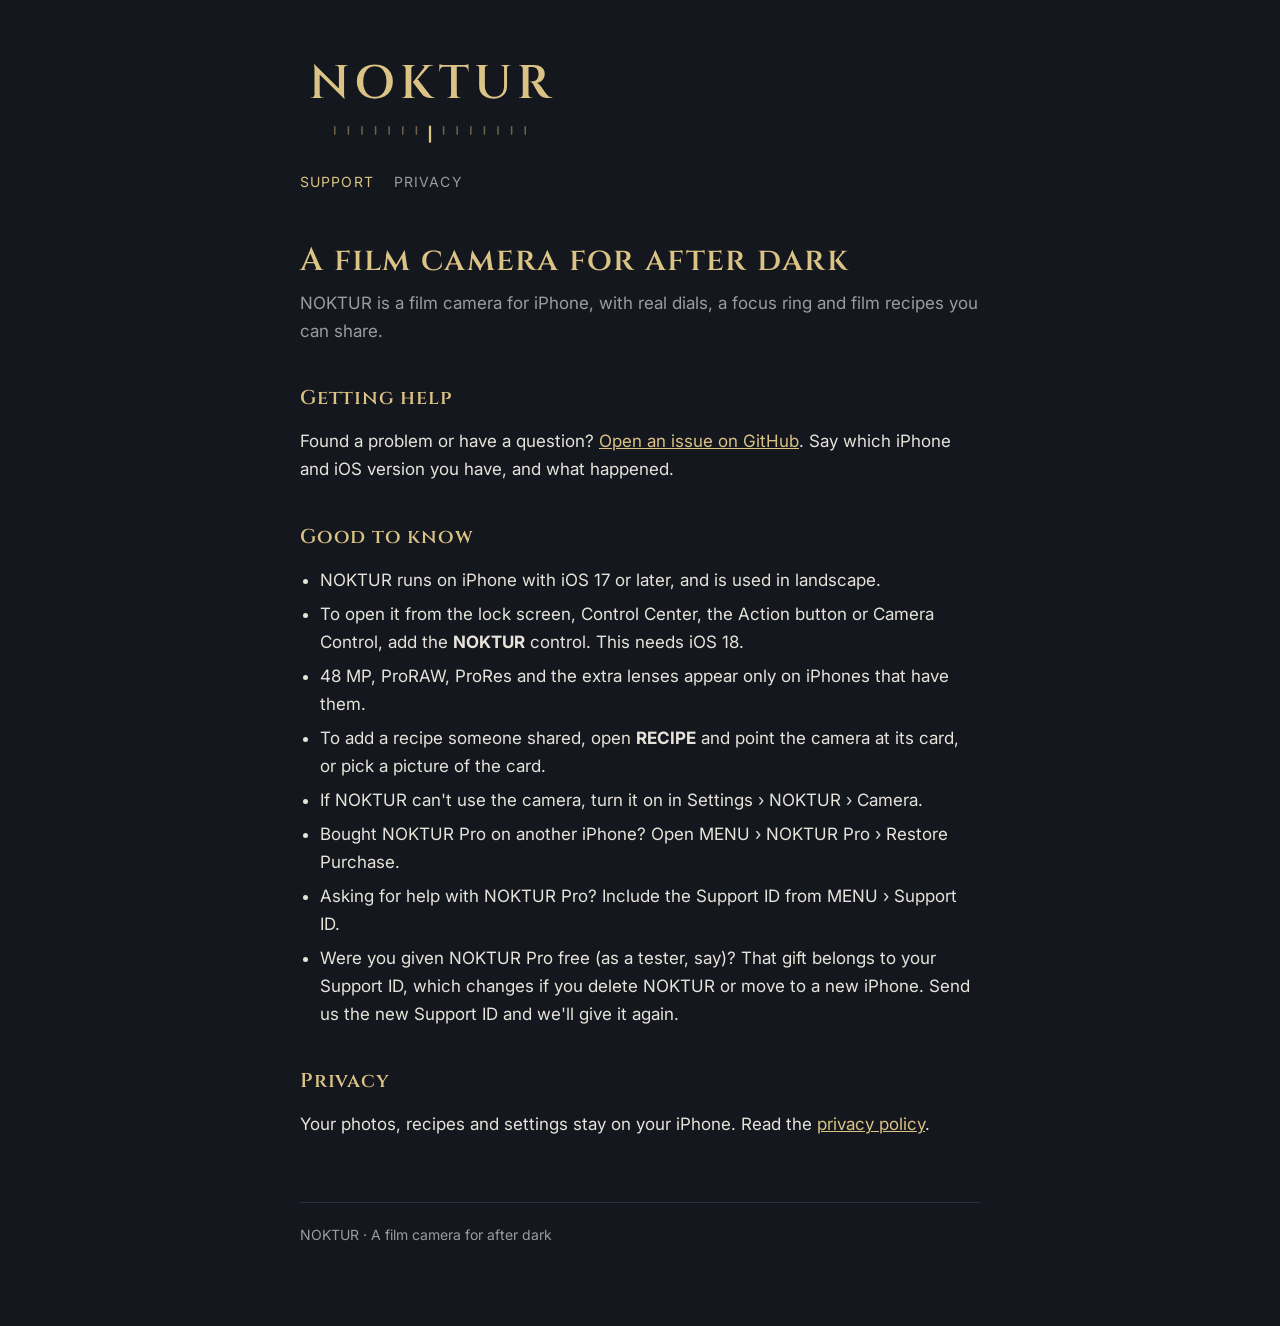
<file: index.html>
<!doctype html>
<html lang="en">
<head>
<meta charset="utf-8">
<meta name="viewport" content="width=device-width, initial-scale=1, viewport-fit=cover">
<title>NOKTUR · Support</title>
<meta name="description" content="Help and contact for NOKTUR, a film camera for iPhone.">
<link rel="preconnect" href="https://fonts.googleapis.com">
<link rel="stylesheet" href="https://fonts.googleapis.com/css2?family=Cinzel:wght@600&family=Inter:wght@400;600&display=swap">
<link rel="stylesheet" href="style.css">
</head>
<body>
<main>
  <header>
    <img src="logo.svg" alt="NOKTUR">
    <nav><a href="./" aria-current="page">Support</a><a href="privacy/">Privacy</a></nav>
  </header>

  <h1>A film camera for after dark</h1>
  <p class="lede">NOKTUR is a film camera for iPhone, with real dials, a focus ring and film recipes you can share.</p>

  <h2>Getting help</h2>
  <p>Found a problem or have a question? <a href="https://github.com/MastinGood/noktur/issues">Open an issue on GitHub</a>. Say which iPhone and iOS version you have, and what happened.</p>

  <h2>Good to know</h2>
  <ul>
    <li>NOKTUR runs on iPhone with iOS 17 or later, and is used in landscape.</li>
    <li>To open it from the lock screen, Control Center, the Action button or Camera Control, add the <strong>NOKTUR</strong> control. This needs iOS 18.</li>
    <li>48 MP, ProRAW, ProRes and the extra lenses appear only on iPhones that have them.</li>
    <li>To add a recipe someone shared, open <strong>RECIPE</strong> and point the camera at its card, or pick a picture of the card.</li>
    <li>If NOKTUR can't use the camera, turn it on in Settings › NOKTUR › Camera.</li>
    <li>Bought NOKTUR Pro on another iPhone? Open MENU › NOKTUR Pro › Restore Purchase.</li>
    <li>Asking for help with NOKTUR Pro? Include the Support ID from MENU › Support ID.</li>
    <li>Were you given NOKTUR Pro free (as a tester, say)? That gift belongs to your Support ID, which changes if you delete NOKTUR or move to a new iPhone. Send us the new Support ID and we'll give it again.</li>
  </ul>

  <h2>Privacy</h2>
  <p>Your photos, recipes and settings stay on your iPhone. Read the <a href="privacy/">privacy policy</a>.</p>

  <footer>NOKTUR · A film camera for after dark</footer>
</main>
</body>
</html>
</file>
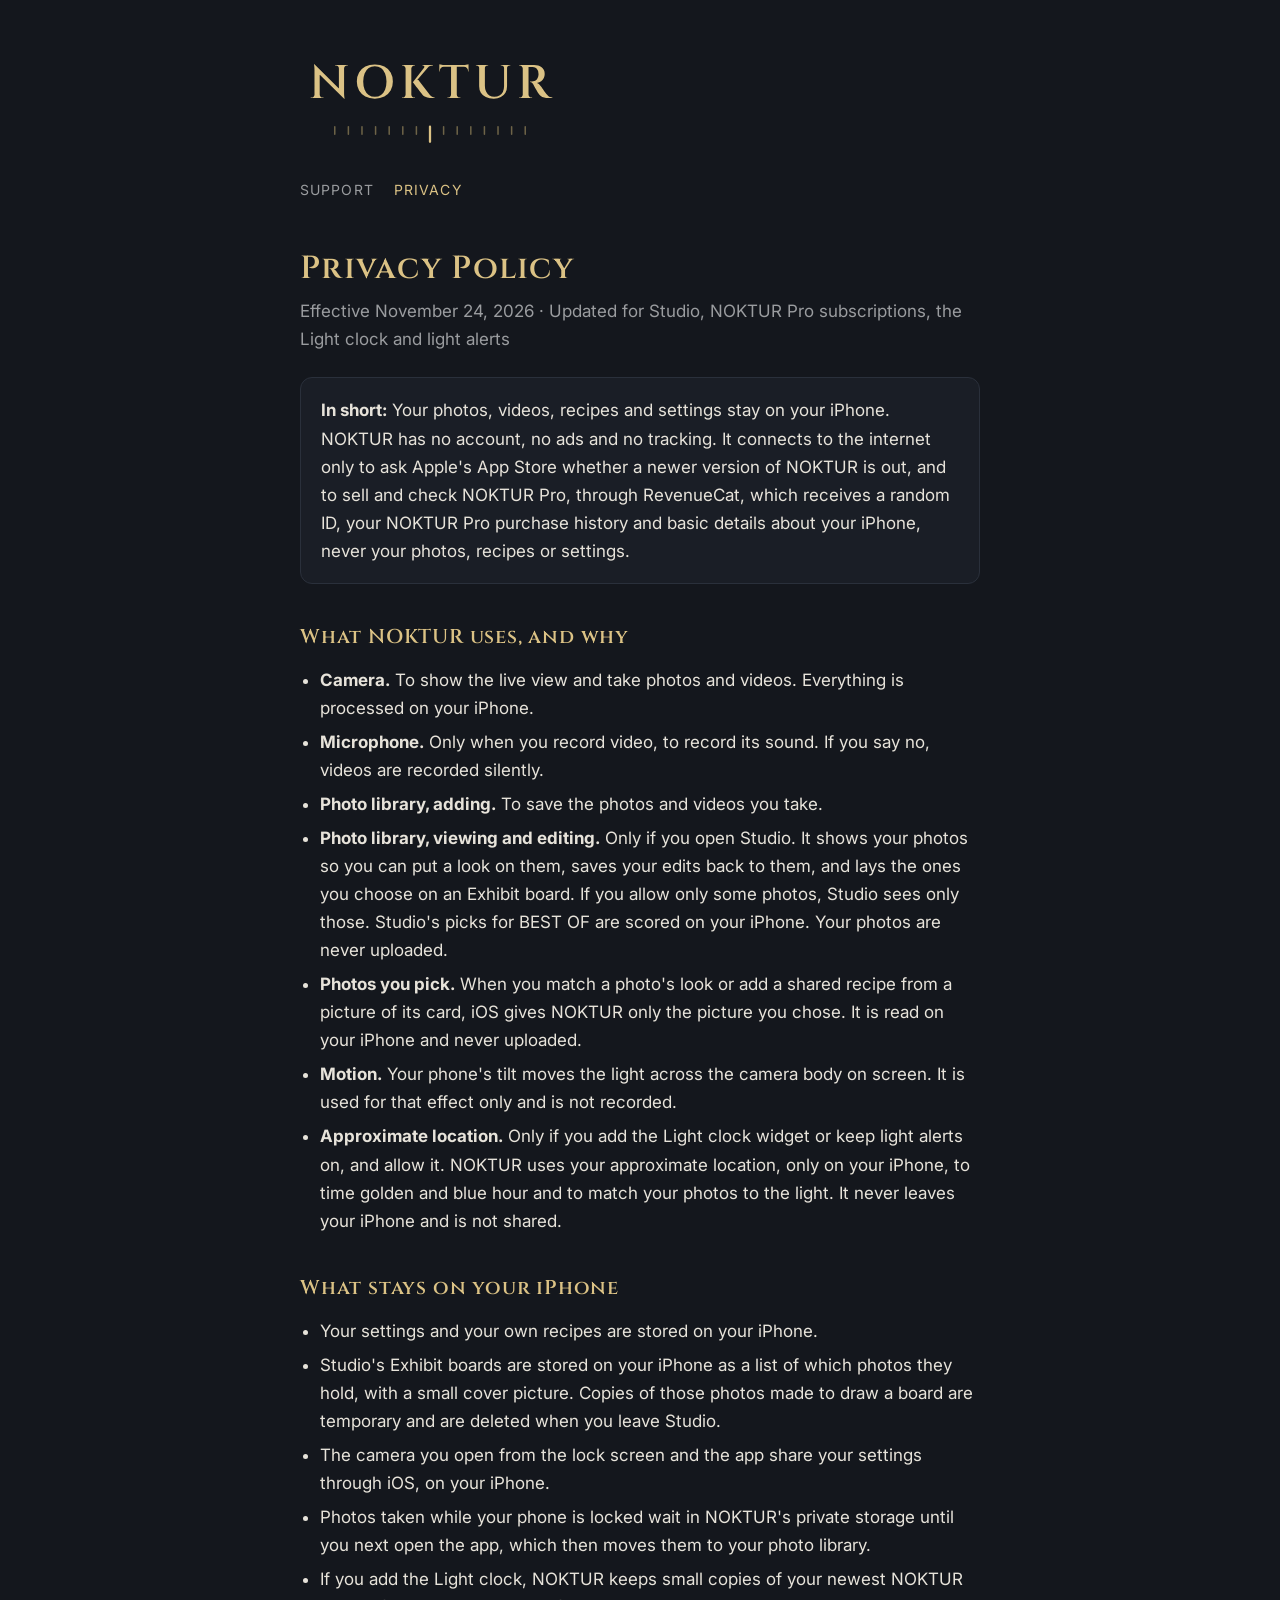
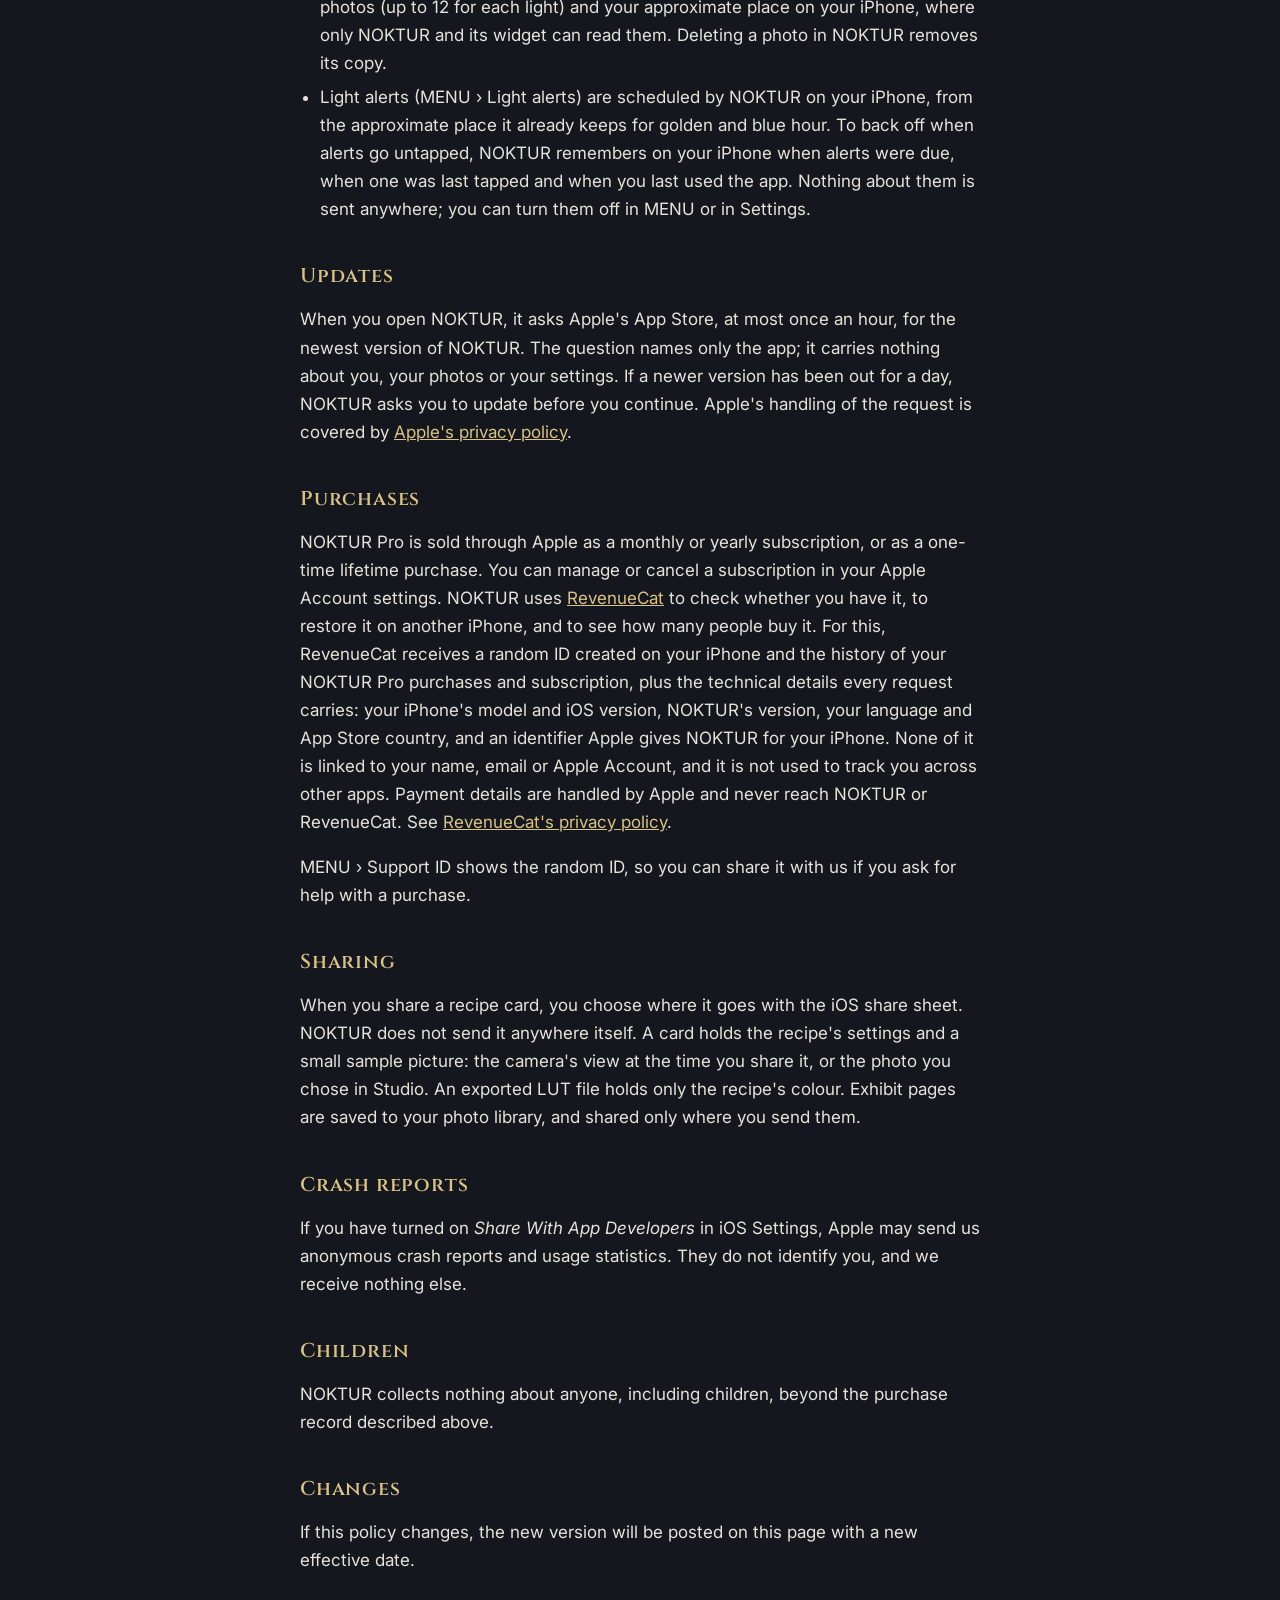
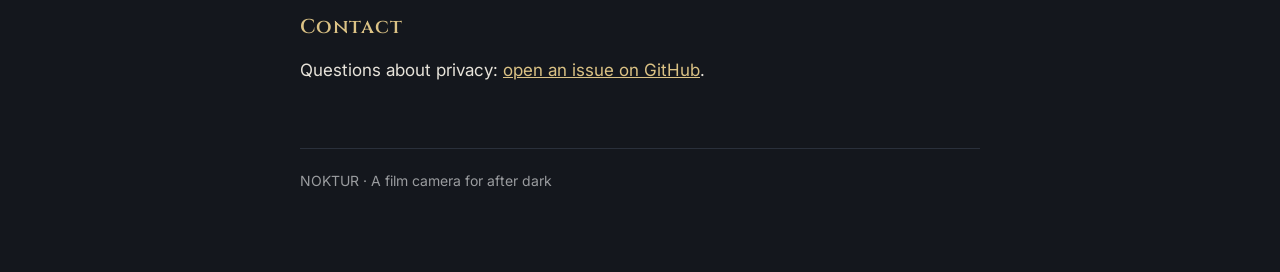
<file: privacy/index.html>
<!doctype html>
<html lang="en">
<head>
<meta charset="utf-8">
<meta name="viewport" content="width=device-width, initial-scale=1, viewport-fit=cover">
<title>Privacy Policy · NOKTUR</title>
<meta name="description" content="Your photos, videos, recipes and settings stay on your iPhone. NOKTUR goes online only to sell NOKTUR Pro.">
<link rel="preconnect" href="https://fonts.googleapis.com">
<link rel="stylesheet" href="https://fonts.googleapis.com/css2?family=Cinzel:wght@600&family=Inter:wght@400;600&display=swap">
<link rel="stylesheet" href="../style.css">
</head>
<body>
<main>
  <header>
    <a href="../"><img src="../logo.svg" alt="NOKTUR"></a>
    <nav><a href="../">Support</a><a href="./" aria-current="page">Privacy</a></nav>
  </header>

  <h1>Privacy Policy</h1>
  <p class="lede">Effective November 24, 2026 · Updated for Studio, NOKTUR Pro subscriptions, the Light clock and light alerts</p>

  <div class="card"><p><strong>In short:</strong> Your photos, videos, recipes and settings stay on your iPhone. NOKTUR has no account, no ads and no tracking. It connects to the internet only to ask Apple's App Store whether a newer version of NOKTUR is out, and to sell and check NOKTUR Pro, through RevenueCat, which receives a random ID, your NOKTUR Pro purchase history and basic details about your iPhone, never your photos, recipes or settings.</p></div>

  <h2>What NOKTUR uses, and why</h2>
  <ul>
    <li><strong>Camera.</strong> To show the live view and take photos and videos. Everything is processed on your iPhone.</li>
    <li><strong>Microphone.</strong> Only when you record video, to record its sound. If you say no, videos are recorded silently.</li>
    <li><strong>Photo library, adding.</strong> To save the photos and videos you take.</li>
    <li><strong>Photo library, viewing and editing.</strong> Only if you open Studio. It shows your photos so you can put a look on them, saves your edits back to them, and lays the ones you choose on an Exhibit board. If you allow only some photos, Studio sees only those. Studio's picks for BEST OF are scored on your iPhone. Your photos are never uploaded.</li>
    <li><strong>Photos you pick.</strong> When you match a photo's look or add a shared recipe from a picture of its card, iOS gives NOKTUR only the picture you chose. It is read on your iPhone and never uploaded.</li>
    <li><strong>Motion.</strong> Your phone's tilt moves the light across the camera body on screen. It is used for that effect only and is not recorded.</li>
    <li><strong>Approximate location.</strong> Only if you add the Light clock widget or keep light alerts on, and allow it. NOKTUR uses your approximate location, only on your iPhone, to time golden and blue hour and to match your photos to the light. It never leaves your iPhone and is not shared.</li>
  </ul>

  <h2>What stays on your iPhone</h2>
  <ul>
    <li>Your settings and your own recipes are stored on your iPhone.</li>
    <li>Studio's Exhibit boards are stored on your iPhone as a list of which photos they hold, with a small cover picture. Copies of those photos made to draw a board are temporary and are deleted when you leave Studio.</li>
    <li>The camera you open from the lock screen and the app share your settings through iOS, on your iPhone.</li>
    <li>Photos taken while your phone is locked wait in NOKTUR's private storage until you next open the app, which then moves them to your photo library.</li>
    <li>If you add the Light clock, NOKTUR keeps small copies of your newest NOKTUR photos (up to 12 for each light) and your approximate place on your iPhone, where only NOKTUR and its widget can read them. Deleting a photo in NOKTUR removes its copy.</li>
    <li>Light alerts (MENU › Light alerts) are scheduled by NOKTUR on your iPhone, from the approximate place it already keeps for golden and blue hour. To back off when alerts go untapped, NOKTUR remembers on your iPhone when alerts were due, when one was last tapped and when you last used the app. Nothing about them is sent anywhere; you can turn them off in MENU or in Settings.</li>
  </ul>

  <h2>Updates</h2>
  <p>When you open NOKTUR, it asks Apple's App Store, at most once an hour, for the newest version of NOKTUR. The question names only the app; it carries nothing about you, your photos or your settings. If a newer version has been out for a day, NOKTUR asks you to update before you continue. Apple's handling of the request is covered by <a href="https://www.apple.com/legal/privacy/">Apple's privacy policy</a>.</p>

  <h2>Purchases</h2>
  <p>NOKTUR Pro is sold through Apple as a monthly or yearly subscription, or as a one-time lifetime purchase. You can manage or cancel a subscription in your Apple Account settings. NOKTUR uses <a href="https://www.revenuecat.com">RevenueCat</a> to check whether you have it, to restore it on another iPhone, and to see how many people buy it. For this, RevenueCat receives a random ID created on your iPhone and the history of your NOKTUR Pro purchases and subscription, plus the technical details every request carries: your iPhone's model and iOS version, NOKTUR's version, your language and App Store country, and an identifier Apple gives NOKTUR for your iPhone. None of it is linked to your name, email or Apple Account, and it is not used to track you across other apps. Payment details are handled by Apple and never reach NOKTUR or RevenueCat. See <a href="https://www.revenuecat.com/privacy">RevenueCat's privacy policy</a>.</p>
  <p>MENU › Support ID shows the random ID, so you can share it with us if you ask for help with a purchase.</p>

  <h2>Sharing</h2>
  <p>When you share a recipe card, you choose where it goes with the iOS share sheet. NOKTUR does not send it anywhere itself. A card holds the recipe's settings and a small sample picture: the camera's view at the time you share it, or the photo you chose in Studio. An exported LUT file holds only the recipe's colour. Exhibit pages are saved to your photo library, and shared only where you send them.</p>

  <h2>Crash reports</h2>
  <p>If you have turned on <em>Share With App Developers</em> in iOS Settings, Apple may send us anonymous crash reports and usage statistics. They do not identify you, and we receive nothing else.</p>

  <h2>Children</h2>
  <p>NOKTUR collects nothing about anyone, including children, beyond the purchase record described above.</p>

  <h2>Changes</h2>
  <p>If this policy changes, the new version will be posted on this page with a new effective date.</p>

  <h2>Contact</h2>
  <p>Questions about privacy: <a href="https://github.com/MastinGood/noktur/issues">open an issue on GitHub</a>.</p>

  <footer>NOKTUR · A film camera for after dark</footer>
</main>
</body>
</html>
</file>
<file: style.css>
:root {
  --night: #14171D;
  --panel: #1A1E26;
  --line: #2A303B;
  --gold: #DBC285;
  --scale: #6E6448;
  --text: #E7E3DA;
  --muted: #9A9C9F;
}
* { box-sizing: border-box; }
html { background: var(--night); }
body {
  margin: 0;
  color: var(--text);
  font: 17px/1.65 "Inter", -apple-system, "Segoe UI", sans-serif;
  padding: 56px max(20px, env(safe-area-inset-left)) 80px max(20px, env(safe-area-inset-right));
}
main { max-width: 680px; margin: 0 auto; }
header { display: grid; gap: 18px; justify-items: start; margin-bottom: 48px; }
header img { width: min(260px, 70vw); height: auto; }
nav { display: flex; gap: 20px; font-size: 14px; letter-spacing: .08em; text-transform: uppercase; }
nav a { color: var(--muted); text-decoration: none; }
nav a[aria-current="page"], nav a:hover { color: var(--gold); }
h1, h2 { font-family: "Cinzel", Georgia, serif; font-weight: 600; color: var(--gold); letter-spacing: .04em; line-height: 1.25; }
h1 { font-size: 32px; margin: 0 0 8px; }
h2 { font-size: 20px; margin: 40px 0 8px; }
p, li { color: var(--text); }
.lede { color: var(--muted); margin-top: 0; }
ul { padding-left: 1.2em; }
li { margin: 6px 0; }
a { color: var(--gold); }
.card { background: var(--panel); border: 1px solid var(--line); border-radius: 12px; padding: 18px 20px; margin: 24px 0; }
.card p { margin: 0; }
footer { margin-top: 64px; padding-top: 20px; border-top: 1px solid var(--line); color: var(--muted); font-size: 14px; }
</file>
